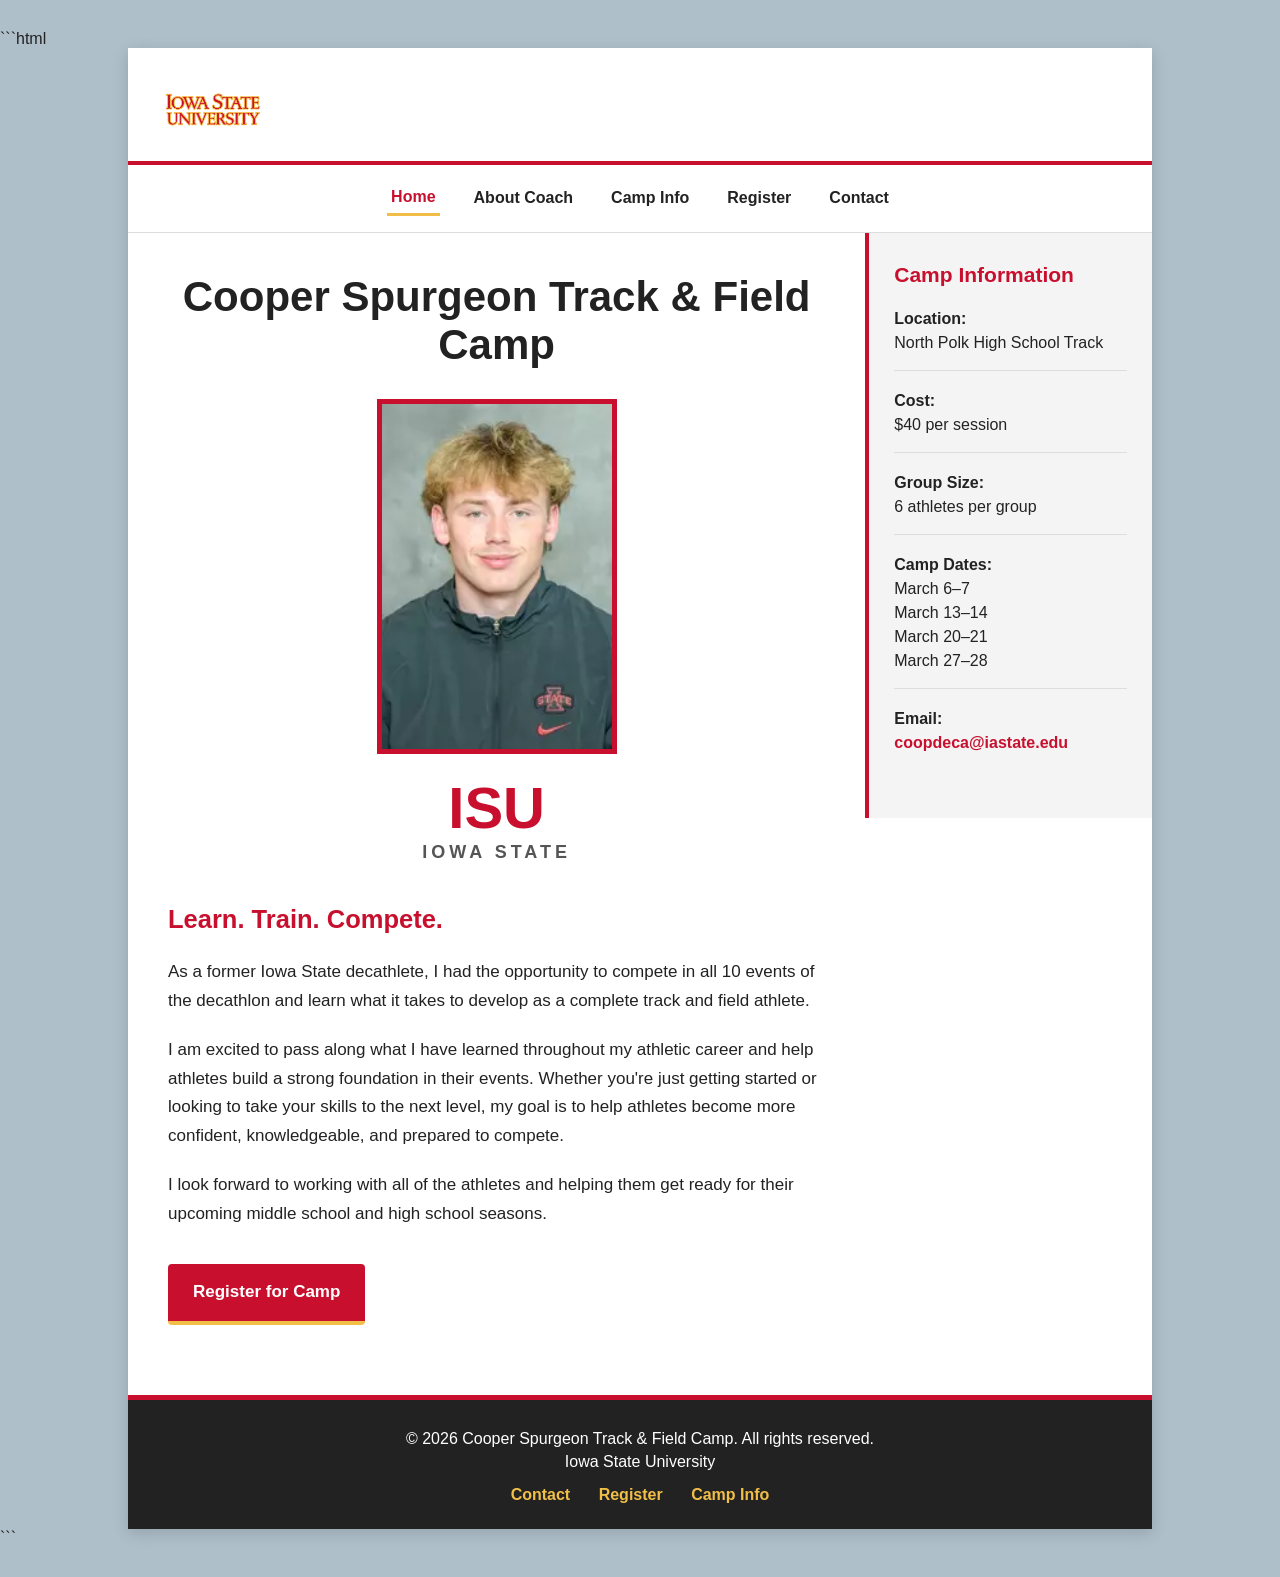
<file: index.html>
```html
<!DOCTYPE html>
<html lang="en">

<head>
    <meta charset="UTF-8">
    <meta name="viewport" content="width=device-width, initial-scale=1.0">
    <title>Cooper Spurgeon Track & Field Camp</title>
    <link rel="stylesheet" href="style.css">
</head>

<body>
    <div class="page">

        <!-- HEADER -->
        <header>
            <div class="header-top">
                <img class="logo" src="isu-logo.png" alt="Iowa State University">
            </div>

            <!-- PRIMARY NAVIGATION -->
            <nav>
                <a href="index.html">Home</a>
                <a href="about.html">About Coach</a>
                <a href="camp.html">Camp Info</a>
                <a href="register.html">Register</a>
                <a href="contact.html">Contact</a>
            </nav>
        </header>

        <!-- MAIN CONTENT AREA -->
        <div class="container">
            <main class="main-content">

                <h1>Cooper Spurgeon Track & Field Camp</h1>

                <img class="cooper-photo" src="cooper.png" alt="Coach Cooper Spurgeon">

                <div class="iowa-state">
                    <div class="isu">ISU</div>
                    <div class="isu-name">IOWA STATE</div>
                </div>

                <div class="content">
                    <h2>Learn. Train. Compete.</h2>

                    <p>
                        As a former Iowa State decathlete, I had the opportunity to
                        compete in all 10 events of the decathlon and learn what it
                        takes to develop as a complete track and field athlete.
                    </p>

                    <p>
                        I am excited to pass along what I have learned throughout
                        my athletic career and help athletes build a strong
                        foundation in their events. Whether you're just getting
                        started or looking to take your skills to the next level,
                        my goal is to help athletes become more confident,
                        knowledgeable, and prepared to compete.
                    </p>

                    <p>
                        I look forward to working with all of the athletes and
                        helping them get ready for their upcoming middle school
                        and high school seasons.
                    </p>

                    <a class="register-button" href="register.html">
                        Register for Camp
                    </a>
                </div>

            </main>

            <!-- SIDEBAR -->
            <aside class="sidebar">

                <h3>Camp Information</h3>

                <div class="sidebar-item">
                    <p>
                        <strong>Location:</strong><br>
                        North Polk High School Track
                    </p>
                </div>

                <div class="sidebar-item">
                    <p>
                        <strong>Cost:</strong><br>
                        $40 per session
                    </p>
                </div>

                <div class="sidebar-item">
                    <p>
                        <strong>Group Size:</strong><br>
                        6 athletes per group
                    </p>
                </div>

                <div class="sidebar-item">
                    <p>
                        <strong>Camp Dates:</strong><br>
                        March 6–7<br>
                        March 13–14<br>
                        March 20–21<br>
                        March 27–28
                    </p>
                </div>

                <div class="sidebar-item">
                    <p>
                        <strong>Email:</strong><br>
                        <a href="mailto:coopdeca@iastate.edu">
                            coopdeca@iastate.edu
                        </a>
                    </p>
                </div>

            </aside>
        </div>

        <!-- FOOTER -->
        <footer>
            <p>&copy; 2026 Cooper Spurgeon Track & Field Camp. All rights reserved.</p>
            <p>Iowa State University</p>

            <div class="footer-links">
                <a href="contact.html">Contact</a>
                <a href="register.html">Register</a>
                <a href="camp.html">Camp Info</a>
            </div>
        </footer>

    </div>

    <script src="nav.js"></script>

</body>

</html>
```
</file>
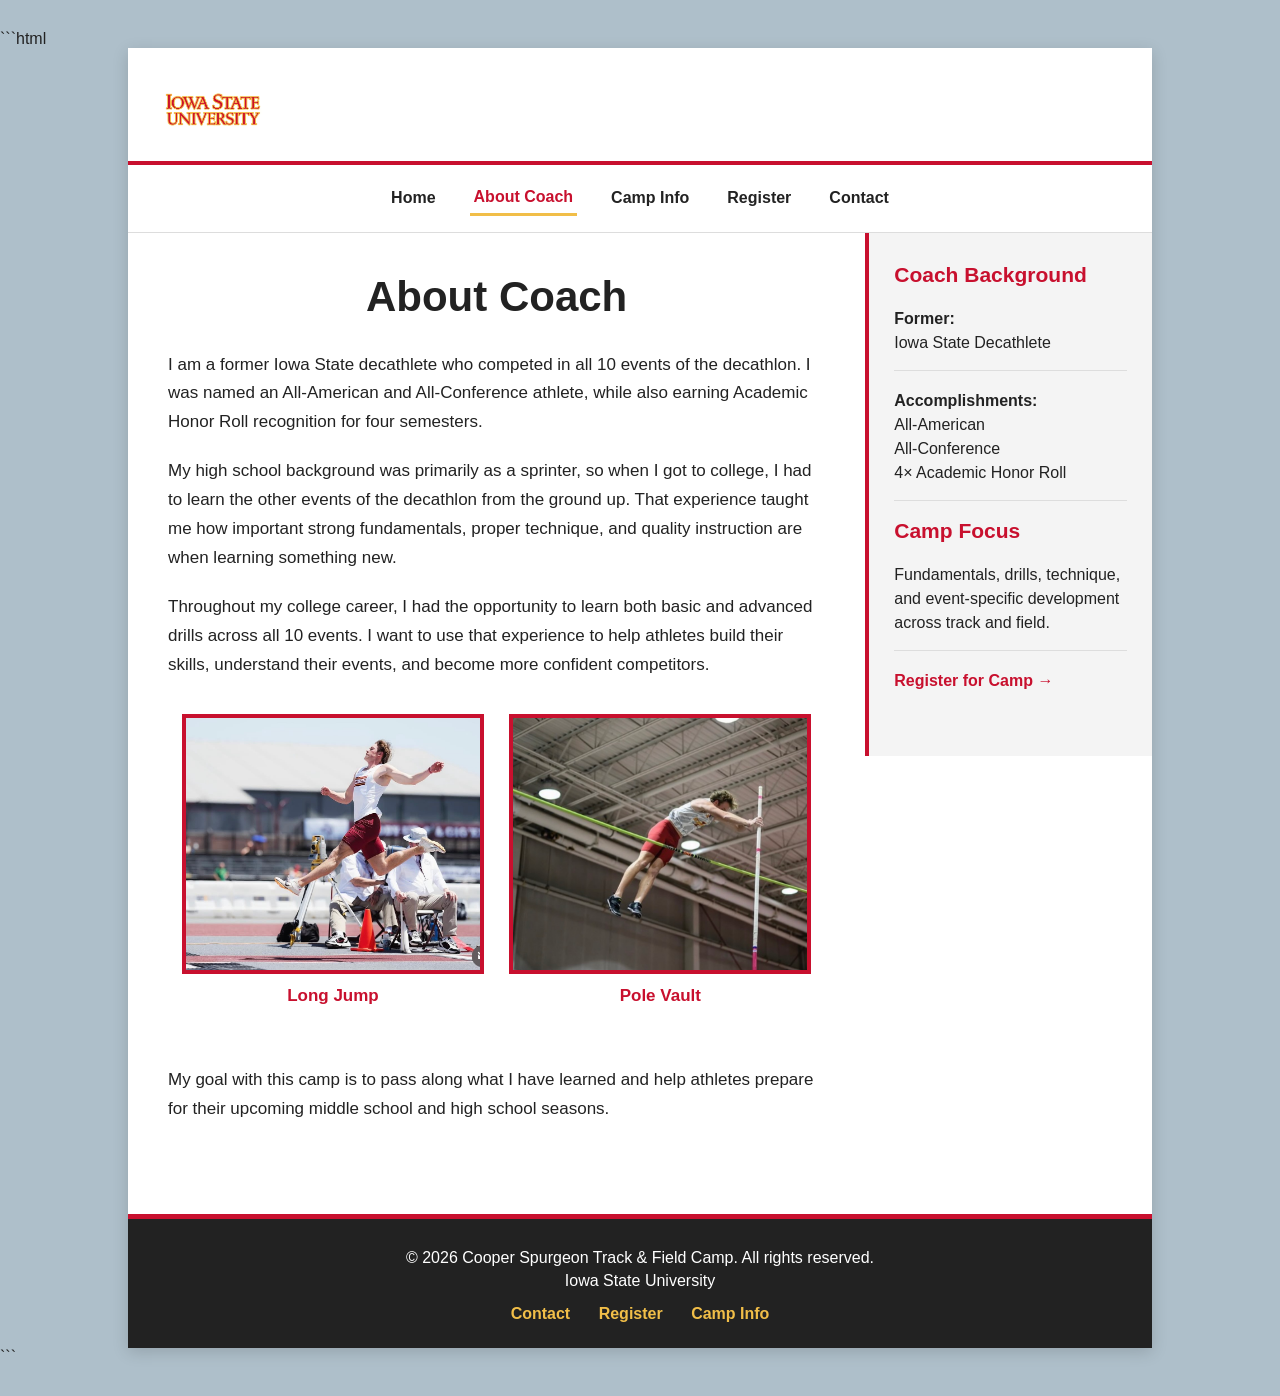
<file: about.html>
```html
<!DOCTYPE html>
<html lang="en">

<head>
    <meta charset="UTF-8">
    <meta name="viewport" content="width=device-width, initial-scale=1.0">
    <title>About Coach - Cooper Spurgeon</title>
    <link rel="stylesheet" href="style.css">
</head>

<body>

    <div class="page">

        <!-- HEADER -->
        <header>
            <div class="header-top">
                <img class="logo" src="isu-logo.png" alt="Iowa State University">
            </div>

            <!-- PRIMARY NAVIGATION -->
            <nav>
                <a href="index.html">Home</a>
                <a href="about.html">About Coach</a>
                <a href="camp.html">Camp Info</a>
                <a href="register.html">Register</a>
                <a href="contact.html">Contact</a>
            </nav>
        </header>

        <!-- MAIN CONTENT AREA -->
        <div class="container">

            <main class="main-content">

                <h1>About Coach</h1>

                <div class="content">

                    <p>
                        I am a former Iowa State decathlete who competed in all
                        10 events of the decathlon. I was named an All-American
                        and All-Conference athlete, while also earning Academic
                        Honor Roll recognition for four semesters.
                    </p>

                    <p>
                        My high school background was primarily as a sprinter,
                        so when I got to college, I had to learn the other events
                        of the decathlon from the ground up. That experience
                        taught me how important strong fundamentals, proper
                        technique, and quality instruction are when learning
                        something new.
                    </p>

                    <p>
                        Throughout my college career, I had the opportunity to
                        learn both basic and advanced drills across all 10
                        events. I want to use that experience to help athletes
                        build their skills, understand their events, and become
                        more confident competitors.
                    </p>

                    <!-- ACTION PHOTOS -->
                    <div class="action-photos">

                        <div class="action-photo">
                            <img src="long-jump.png" alt="Cooper Spurgeon competing in the long jump">
                            <p>Long Jump</p>
                        </div>

                        <div class="action-photo">
                            <img src="pole-vault.png" alt="Cooper Spurgeon competing in the pole vault">
                            <p>Pole Vault</p>
                        </div>

                    </div>

                    <p>
                        My goal with this camp is to pass along what I have
                        learned and help athletes prepare for their upcoming
                        middle school and high school seasons.
                    </p>

                </div>

            </main>

            <!-- SIDEBAR -->
            <aside class="sidebar">

                <h3>Coach Background</h3>

                <div class="sidebar-item">
                    <p>
                        <strong>Former:</strong><br>
                        Iowa State Decathlete
                    </p>
                </div>

                <div class="sidebar-item">
                    <p>
                        <strong>Accomplishments:</strong><br>
                        All-American<br>
                        All-Conference<br>
                        4× Academic Honor Roll
                    </p>
                </div>

                <div class="sidebar-item">
                    <h3>Camp Focus</h3>
                    <p>
                        Fundamentals, drills, technique, and event-specific
                        development across track and field.
                    </p>
                </div>

                <div class="sidebar-item">
                    <p>
                        <a href="register.html">Register for Camp →</a>
                    </p>
                </div>

            </aside>

        </div>

        <!-- FOOTER -->
        <footer>
            <p>&copy; 2026 Cooper Spurgeon Track & Field Camp. All rights reserved.</p>
            <p>Iowa State University</p>

            <div class="footer-links">
                <a href="contact.html">Contact</a>
                <a href="register.html">Register</a>
                <a href="camp.html">Camp Info</a>
            </div>
        </footer>

    </div>

    <script src="nav.js"></script>

</body>

</html>
```
</file>
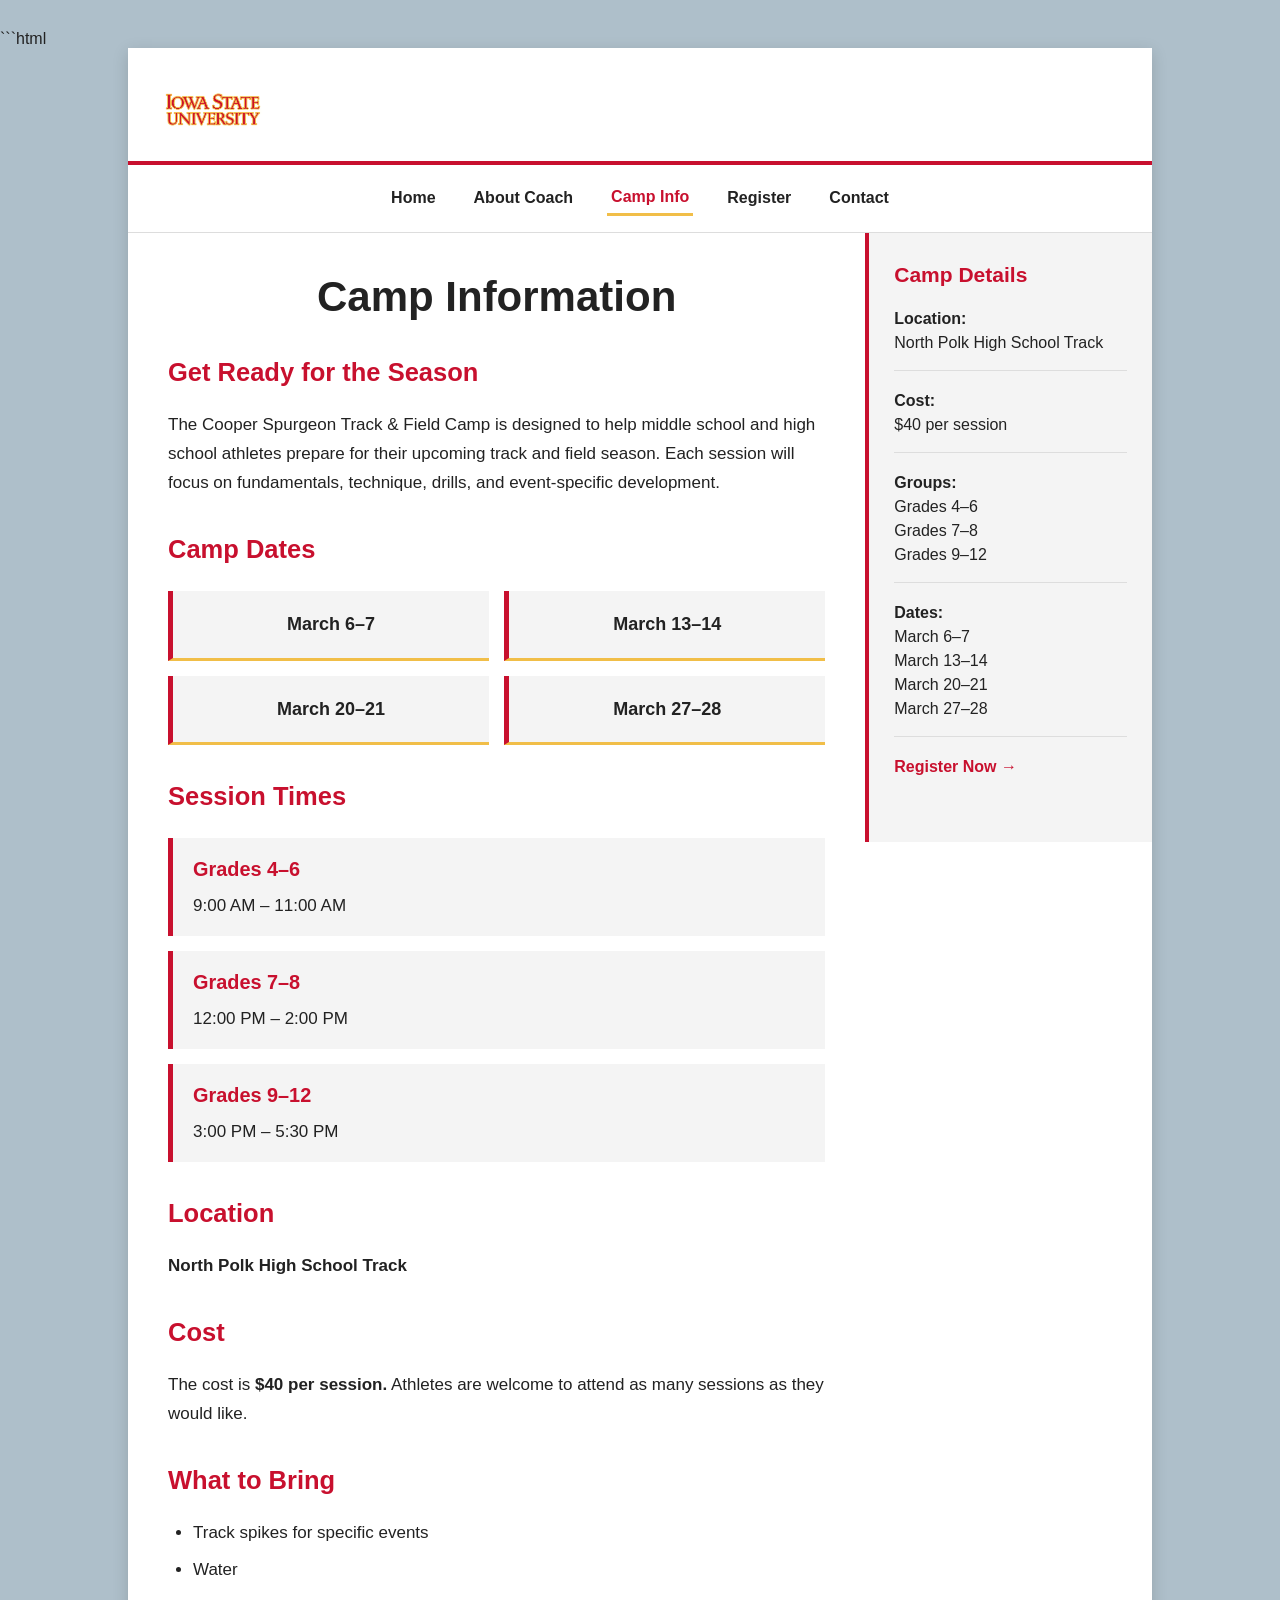
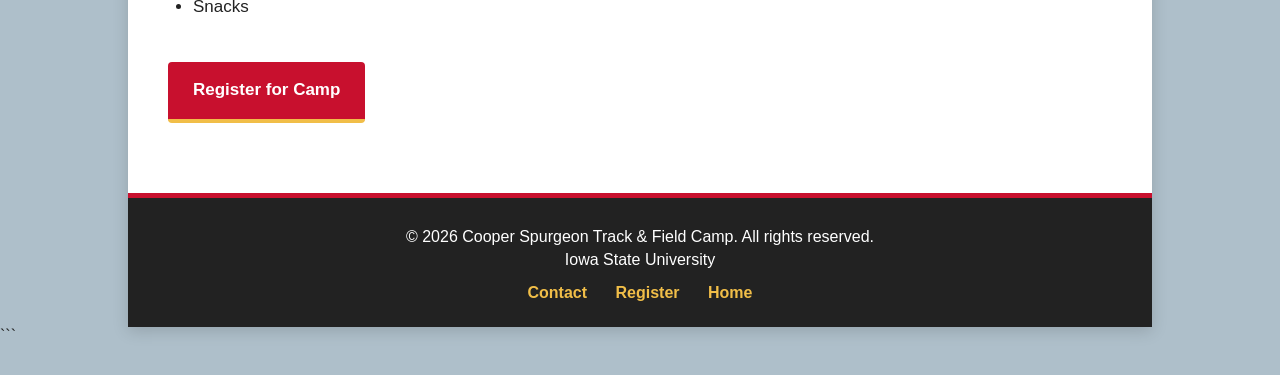
<file: camp.html>
```html
<!DOCTYPE html>
<html lang="en">

<head>
    <meta charset="UTF-8">
    <meta name="viewport" content="width=device-width, initial-scale=1.0">
    <title>Camp Info - Cooper Spurgeon</title>
    <link rel="stylesheet" href="style.css">
</head>

<body>

    <div class="page">

        <!-- HEADER -->
        <header>
            <div class="header-top">
                <img class="logo" src="isu-logo.png" alt="Iowa State University">
            </div>

            <!-- PRIMARY NAVIGATION -->
            <nav>
                <a href="index.html">Home</a>
                <a href="about.html">About Coach</a>
                <a href="camp.html">Camp Info</a>
                <a href="register.html">Register</a>
                <a href="contact.html">Contact</a>
            </nav>
        </header>

        <!-- MAIN CONTENT AREA -->
        <div class="container">

            <main class="main-content">

                <h1>Camp Information</h1>

                <div class="content">

                    <h2>Get Ready for the Season</h2>

                    <p>
                        The Cooper Spurgeon Track & Field Camp is designed to help
                        middle school and high school athletes prepare for their
                        upcoming track and field season. Each session will focus
                        on fundamentals, technique, drills, and event-specific
                        development.
                    </p>

                    <h2>Camp Dates</h2>

                    <div class="camp-dates">
                        <div class="date-card">
                            <strong>March 6–7</strong>
                        </div>

                        <div class="date-card">
                            <strong>March 13–14</strong>
                        </div>

                        <div class="date-card">
                            <strong>March 20–21</strong>
                        </div>

                        <div class="date-card">
                            <strong>March 27–28</strong>
                        </div>
                    </div>

                    <h2>Session Times</h2>

                    <div class="session-list">

                        <div class="session">
                            <h3>Grades 4–6</h3>
                            <p>9:00 AM – 11:00 AM</p>
                        </div>

                        <div class="session">
                            <h3>Grades 7–8</h3>
                            <p>12:00 PM – 2:00 PM</p>
                        </div>

                        <div class="session">
                            <h3>Grades 9–12</h3>
                            <p>3:00 PM – 5:30 PM</p>
                        </div>

                    </div>

                    <h2>Location</h2>

                    <p>
                        <strong>North Polk High School Track</strong>
                    </p>

                    <h2>Cost</h2>

                    <p>
                        The cost is <strong>$40 per session.</strong>
                        Athletes are welcome to attend as many sessions as
                        they would like.
                    </p>

                    <h2>What to Bring</h2>

                    <ul class="camp-list">
                        <li>Track spikes for specific events</li>
                        <li>Water</li>
                        <li>Snacks</li>
                    </ul>

                    <a class="register-button" href="register.html">
                        Register for Camp
                    </a>

                </div>

            </main>

            <!-- SIDEBAR -->
            <aside class="sidebar">

                <h3>Camp Details</h3>

                <div class="sidebar-item">
                    <p>
                        <strong>Location:</strong><br>
                        North Polk High School Track
                    </p>
                </div>

                <div class="sidebar-item">
                    <p>
                        <strong>Cost:</strong><br>
                        $40 per session
                    </p>
                </div>

                <div class="sidebar-item">
                    <p>
                        <strong>Groups:</strong><br>
                        Grades 4–6<br>
                        Grades 7–8<br>
                        Grades 9–12
                    </p>
                </div>

                <div class="sidebar-item">
                    <p>
                        <strong>Dates:</strong><br>
                        March 6–7<br>
                        March 13–14<br>
                        March 20–21<br>
                        March 27–28
                    </p>
                </div>

                <div class="sidebar-item">
                    <p>
                        <a href="register.html">Register Now →</a>
                    </p>
                </div>

            </aside>

        </div>

        <!-- FOOTER -->
        <footer>
            <p>&copy; 2026 Cooper Spurgeon Track & Field Camp. All rights reserved.</p>
            <p>Iowa State University</p>

            <div class="footer-links">
                <a href="contact.html">Contact</a>
                <a href="register.html">Register</a>
                <a href="index.html">Home</a>
            </div>
        </footer>

    </div>

    <script src="nav.js"></script>

</body>

</html>
```
</file>
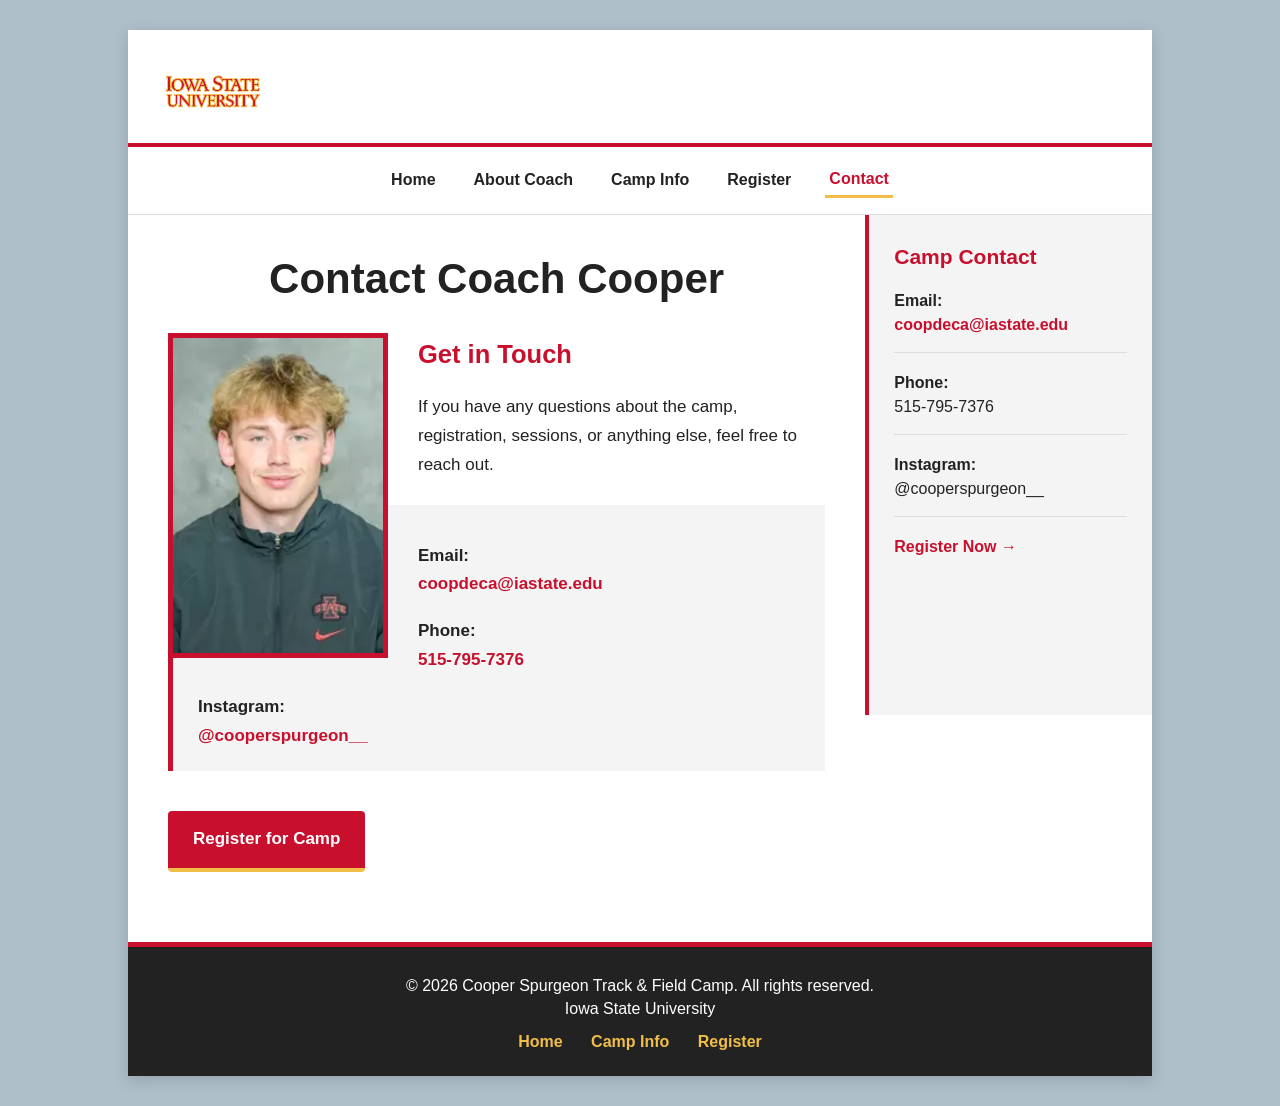
<file: contact.html>
<!DOCTYPE html>
<html lang="en">

<head>
    <meta charset="UTF-8">
    <meta name="viewport" content="width=device-width, initial-scale=1.0">
    <title>Contact - Cooper Spurgeon</title>
    <link rel="stylesheet" href="style.css">
</head>

<body>

    <div class="page">

        <!-- HEADER -->
        <header>
            <div class="header-top">
                <img class="logo" src="isu-logo.png" alt="Iowa State University">
            </div>

            <!-- PRIMARY NAVIGATION -->
            <nav>
                <a href="index.html">Home</a>
                <a href="about.html">About Coach</a>
                <a href="camp.html">Camp Info</a>
                <a href="register.html">Register</a>
                <a href="contact.html">Contact</a>
            </nav>
        </header>

        <!-- MAIN CONTENT AREA -->
        <div class="container">

            <main class="main-content">

                <h1>Contact Coach Cooper</h1>

                <div class="content">

                    <img
                        class="cooper-photo contact-photo"
                        src="cooper.png"
                        alt="Coach Cooper Spurgeon">

                    <h2>Get in Touch</h2>

                    <p>
                        If you have any questions about the camp, registration,
                        sessions, or anything else, feel free to reach out.
                    </p>

                    <div class="contact-info">

                        <p>
                            <strong>Email:</strong><br>
                            <a href="mailto:coopdeca@iastate.edu">
                                coopdeca@iastate.edu
                            </a>
                        </p>

                        <p>
                            <strong>Phone:</strong><br>
                            <a href="tel:5157957376">
                                515-795-7376
                            </a>
                        </p>

                        <p>
                            <strong>Instagram:</strong><br>
                            <a href="https://www.instagram.com/cooperspurgeon__/" target="_blank">
                                @cooperspurgeon__
                            </a>
                        </p>

                    </div>

                    <a class="register-button" href="register.html">
                        Register for Camp
                    </a>

                </div>

            </main>

            <!-- SIDEBAR -->
            <aside class="sidebar">

                <h3>Camp Contact</h3>

                <div class="sidebar-item">
                    <p>
                        <strong>Email:</strong><br>
                        <a href="mailto:coopdeca@iastate.edu">
                            coopdeca@iastate.edu
                        </a>
                    </p>
                </div>

                <div class="sidebar-item">
                    <p>
                        <strong>Phone:</strong><br>
                        515-795-7376
                    </p>
                </div>

                <div class="sidebar-item">
                    <p>
                        <strong>Instagram:</strong><br>
                        @cooperspurgeon__
                    </p>
                </div>

                <div class="sidebar-item">
                    <p>
                        <a href="register.html">Register Now →</a>
                    </p>
                </div>

            </aside>

        </div>

        <!-- FOOTER -->
        <footer>
            <p>&copy; 2026 Cooper Spurgeon Track & Field Camp. All rights reserved.</p>
            <p>Iowa State University</p>

            <div class="footer-links">
                <a href="index.html">Home</a>
                <a href="camp.html">Camp Info</a>
                <a href="register.html">Register</a>
            </div>
        </footer>

    </div>

    <script src="nav.js"></script>

</body>

</html>
</file>
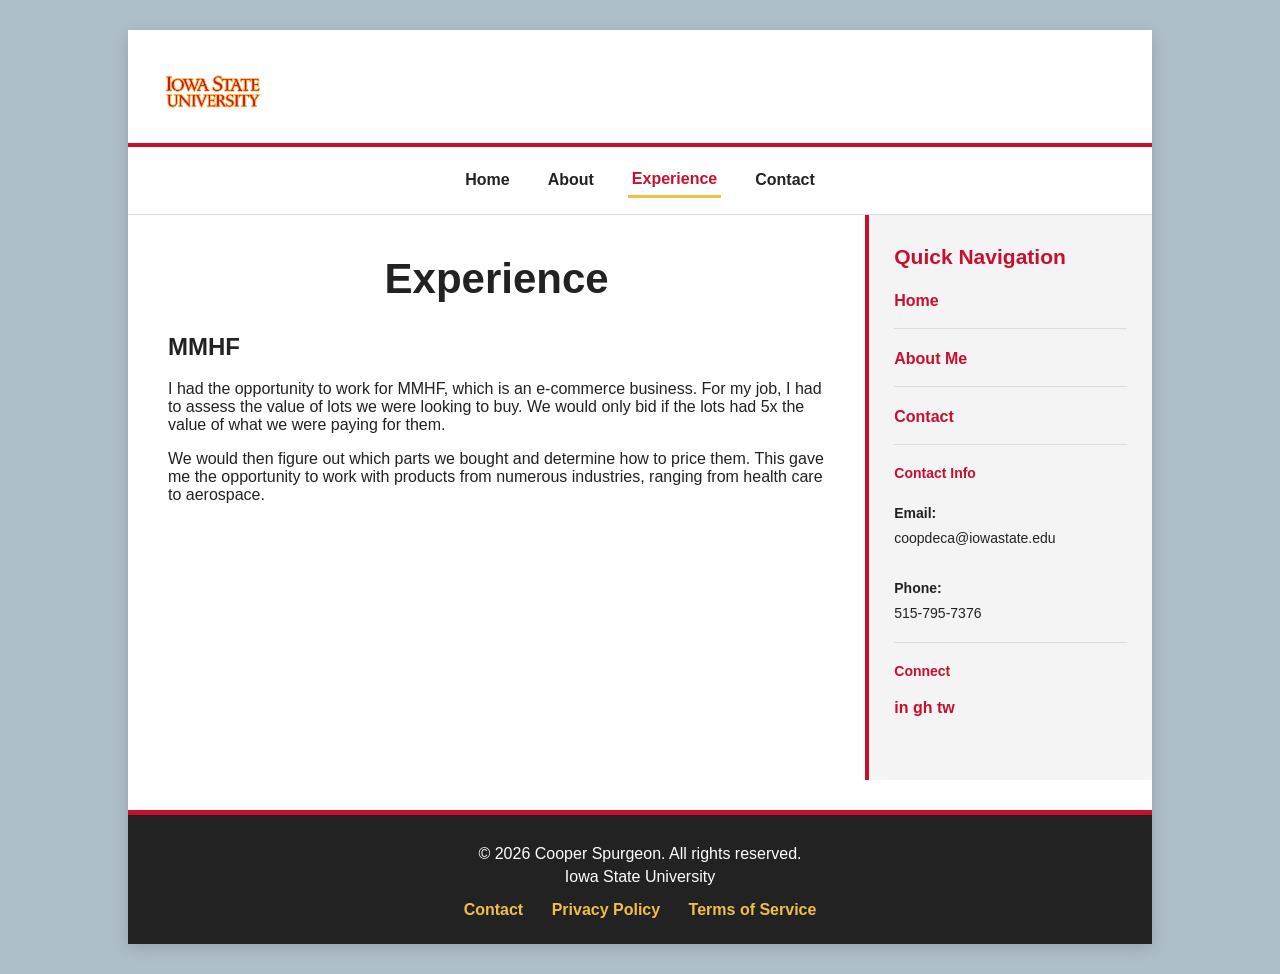
<file: experience.html>
<!DOCTYPE html>
<html lang="en">

<head>
    <meta charset="UTF-8">
    <meta name="viewport" content="width=device-width, initial-scale=1.0">

    <title>Experience - Cooper Spurgeon</title>

    <link rel="stylesheet" href="style.css">
</head>

<body>

    <div class="page">

        <!-- HEADER -->
        <header>
            <div class="header-top">
                <img class="logo" src="isu-logo.png" alt="Iowa State University">
            </div>
            <!-- PRIMARY NAVIGATION -->
            <nav>
                <a href="index.html">Home</a>
                <a href="about.html">About</a>
                <a href="experience.html">Experience</a>
                <a href="contact.html">Contact</a>
            </nav>
        </header>

        <!-- MAIN CONTENT AREA -->
        <div class="container">
            <main class="main-content">
                <h1>Experience</h1>

                <div class="experience-section">

                    <h2>MMHF</h2>

                    <p>
                        I had the opportunity to work for MMHF, which is an
                        e-commerce business. For my job, I had to assess the value
                        of lots we were looking to buy. We would only bid if the
                        lots had 5x the value of what we were paying for them.
                    </p>

                    <p>
                        We would then figure out which parts we bought and determine
                        how to price them. This gave me the opportunity to work with
                        products from numerous industries, ranging from health care
                        to aerospace.
                    </p>

                </div>
            </main>

            <!-- SIDEBAR -->
            <aside class="sidebar">
                <h3>Quick Navigation</h3>
                <div class="sidebar-item">
                    <p><a href="index.html">Home</a></p>
                </div>
                <div class="sidebar-item">
                    <p><a href="about.html">About Me</a></p>
                </div>
                <div class="sidebar-item">
                    <p><a href="contact.html">Contact</a></p>
                </div>
                <div class="sidebar-item">
                    <h3 style="margin-top: 20px; color: #c8102e; font-size: 14px;">Contact Info</h3>
                    <p style="font-size: 14px; line-height: 1.8;">
                        <strong>Email:</strong><br>
                        coopdeca@iowastate.edu<br><br>
                        <strong>Phone:</strong><br>
                        515-795-7376
                    </p>
                </div>
                <div class="sidebar-item">
                    <h3 style="margin-top: 20px; color: #c8102e; font-size: 14px;">Connect</h3>
                    <div class="sidebar-icons">
                        <a href="#" title="LinkedIn">in</a>
                        <a href="#" title="GitHub">gh</a>
                        <a href="#" title="Twitter">tw</a>
                    </div>
                </div>
            </aside>
        </div>

        <!-- FOOTER -->
        <footer>
            <p>&copy; 2026 Cooper Spurgeon. All rights reserved.</p>
            <p>Iowa State University</p>
            <div class="footer-links">
                <a href="contact.html">Contact</a>
                <a href="#">Privacy Policy</a>
                <a href="#">Terms of Service</a>
            </div>
        </footer>

    </div>

    <script src="nav.js"></script>

</body>

</html>
</file>
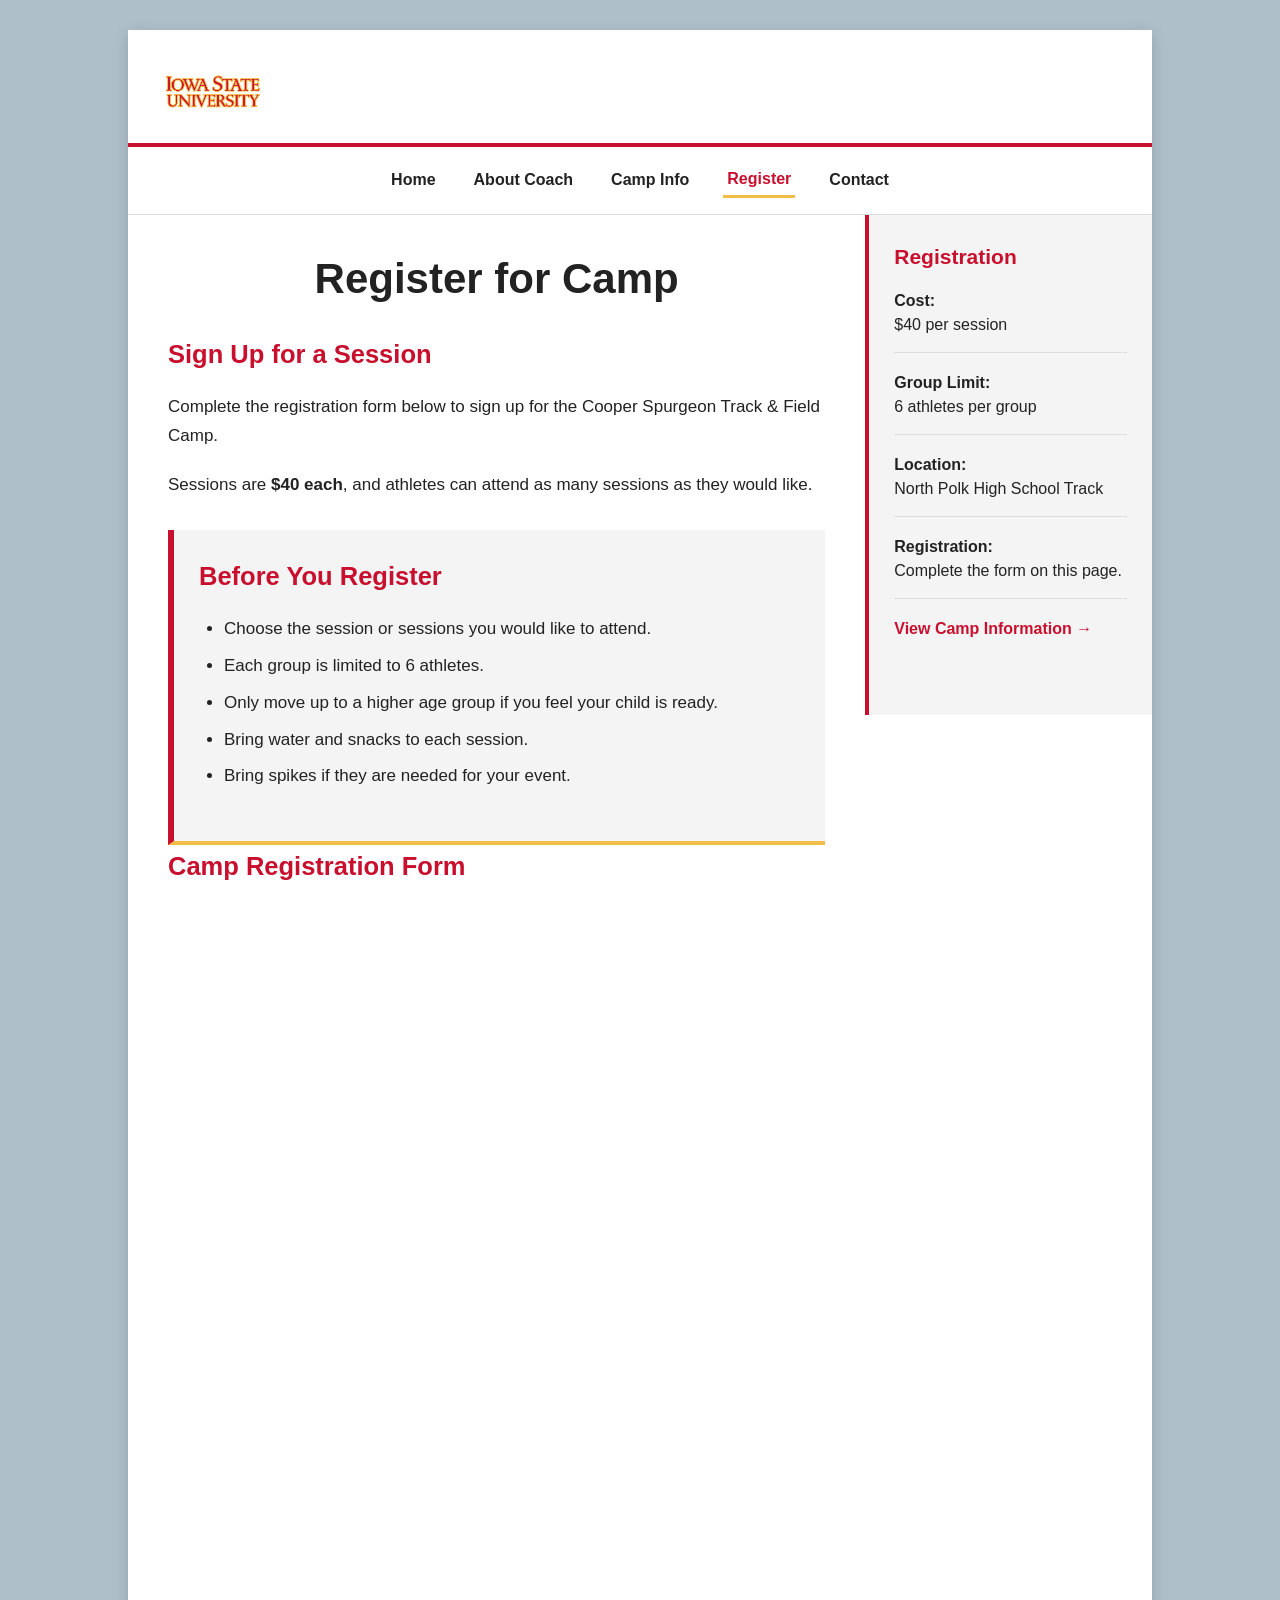
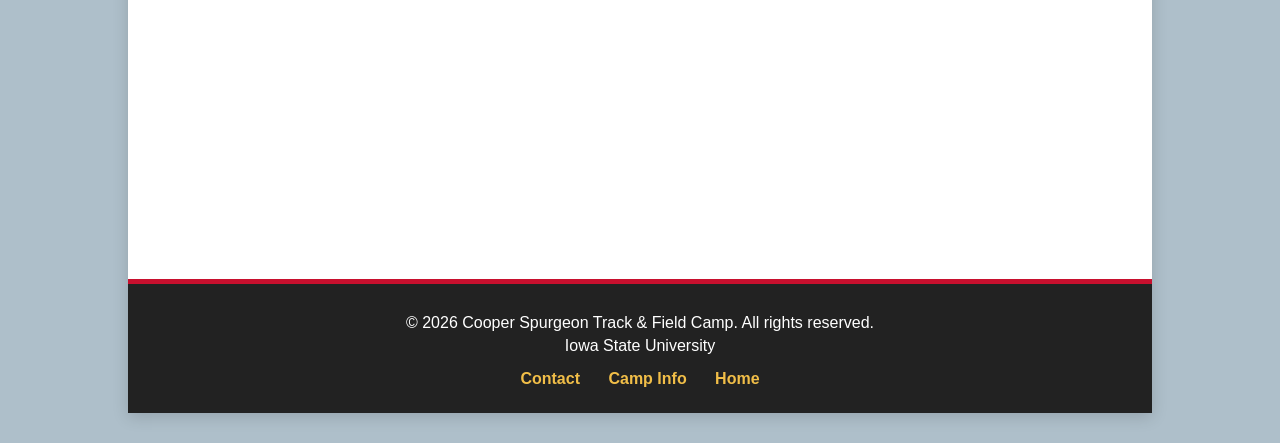
<file: register.html>
<!DOCTYPE html>
<html lang="en">

<head>
    <meta charset="UTF-8">
    <meta name="viewport" content="width=device-width, initial-scale=1.0">
    <title>Register - Cooper Spurgeon</title>
    <link rel="stylesheet" href="style.css">
</head>

<body>

    <div class="page">

        <!-- HEADER -->
        <header>
            <div class="header-top">
                <img class="logo" src="isu-logo.png" alt="Iowa State University">
            </div>

            <!-- PRIMARY NAVIGATION -->
            <nav>
                <a href="index.html">Home</a>
                <a href="about.html">About Coach</a>
                <a href="camp.html">Camp Info</a>
                <a href="register.html">Register</a>
                <a href="contact.html">Contact</a>
            </nav>
        </header>

        <!-- MAIN CONTENT AREA -->
        <div class="container">

            <main class="main-content">

                <h1>Register for Camp</h1>

                <div class="content">

                    <h2>Sign Up for a Session</h2>

                    <p>
                        Complete the registration form below to sign up for the
                        Cooper Spurgeon Track & Field Camp.
                    </p>

                    <p>
                        Sessions are <strong>$40 each</strong>, and athletes can
                        attend as many sessions as they would like.
                    </p>

                    <div class="registration-box">

                        <h2>Before You Register</h2>

                        <ul class="camp-list">
                            <li>Choose the session or sessions you would like to attend.</li>
                            <li>Each group is limited to 6 athletes.</li>
                            <li>Only move up to a higher age group if you feel your child is ready.</li>
                            <li>Bring water and snacks to each session.</li>
                            <li>Bring spikes if they are needed for your event.</li>
                        </ul>

                    </div>

                    <!-- GOOGLE FORM -->
                    <div class="google-form">

                        <h2>Camp Registration Form</h2>

                        <iframe
                            src="https://docs.google.com/forms/d/e/1FAIpQLSdP0qlBkS6eli-fPUDlWfq9yTRcy_jnBtmeiQVLfkZ1zf13Yg/viewform?embedded=true"
                            width="100%"
                            height="900"
                            frameborder="0"
                            marginheight="0"
                            marginwidth="0">
                            Loading registration form...
                        </iframe>

                    </div>

                </div>

            </main>

            <!-- SIDEBAR -->
            <aside class="sidebar">

                <h3>Registration</h3>

                <div class="sidebar-item">
                    <p>
                        <strong>Cost:</strong><br>
                        $40 per session
                    </p>
                </div>

                <div class="sidebar-item">
                    <p>
                        <strong>Group Limit:</strong><br>
                        6 athletes per group
                    </p>
                </div>

                <div class="sidebar-item">
                    <p>
                        <strong>Location:</strong><br>
                        North Polk High School Track
                    </p>
                </div>

                <div class="sidebar-item">
                    <p>
                        <strong>Registration:</strong><br>
                        Complete the form on this page.
                    </p>
                </div>

                <div class="sidebar-item">
                    <p>
                        <a href="camp.html">View Camp Information →</a>
                    </p>
                </div>

            </aside>

        </div>

        <!-- FOOTER -->
        <footer>
            <p>&copy; 2026 Cooper Spurgeon Track & Field Camp. All rights reserved.</p>
            <p>Iowa State University</p>

            <div class="footer-links">
                <a href="contact.html">Contact</a>
                <a href="camp.html">Camp Info</a>
                <a href="index.html">Home</a>
            </div>
        </footer>

    </div>

    <script src="nav.js"></script>

</body>

</html>
</file>
<file: style.css>
/* =========================
   GENERAL PAGE STYLING
   ========================= */

* {
    box-sizing: border-box;
}

body {
    margin: 0;
    padding: 30px 0;
    background-color: #aebfca;
    font-family: Arial, Helvetica, sans-serif;
    color: #222;
}

.page {
    width: 80%;
    max-width: 1200px;
    margin: 0 auto;
    background-color: white;
    min-height: 100vh;
    box-shadow: 0 4px 15px rgba(0, 0, 0, 0.15);
}


/* =========================
   HEADER
   ========================= */

header {
    background-color: white;
}

.header-top {
    padding: 20px 30px 10px;
    border-bottom: 4px solid #c8102e;
}

.logo {
    width: 110px;
    height: auto;
    display: block;
}


/* =========================
   NAVIGATION
   ========================= */

nav {
    display: flex;
    justify-content: center;
    align-items: center;
    gap: 30px;
    padding: 16px 20px;
    border-bottom: 1px solid #ddd;
    flex-wrap: wrap;
}

nav a {
    text-decoration: none;
    color: #222;
    font-weight: bold;
    padding: 7px 4px;
    transition: 0.2s ease;
}

nav a:hover {
    color: #c8102e;
}

nav a.active {
    color: #c8102e;
    border-bottom: 3px solid #f1be48;
}


/* =========================
   MAIN CONTENT LAYOUT
   ========================= */

.container {
    display: flex;
    align-items: flex-start;
}

.main-content {
    width: 72%;
    padding: 40px;
}

.main-content h1 {
    text-align: center;
    font-size: 42px;
    margin-top: 0;
    margin-bottom: 30px;
    color: #222;
}

.content {
    font-size: 17px;
    line-height: 1.7;
}

.content h2 {
    color: #c8102e;
    margin-top: 30px;
    margin-bottom: 10px;
}

.content h2:first-child {
    margin-top: 0;
}

.content p {
    margin-bottom: 20px;
}


/* =========================
   HOME PAGE PHOTO
   ========================= */

.cooper-photo {
    display: block;
    width: 240px;
    max-width: 100%;
    height: auto;
    margin: 0 auto 25px;
    border: 5px solid #c8102e;
}

.contact-photo {
    float: left;
    margin: 0 30px 20px 0;
    width: 220px;
}


/* =========================
   IOWA STATE BLOCK
   ========================= */

.iowa-state {
    text-align: center;
    margin: 25px auto 35px;
}

.isu {
    font-size: 58px;
    font-weight: bold;
    color: #c8102e;
    line-height: 1;
}

.isu-name {
    font-size: 18px;
    font-weight: bold;
    letter-spacing: 4px;
    color: #555;
    margin-top: 5px;
}


/* =========================
   SIDEBAR
   ========================= */

.sidebar {
    width: 28%;
    background-color: #f4f4f4;
    border-left: 4px solid #c8102e;
    padding: 30px 25px;
    min-height: 500px;
}

.sidebar h3 {
    color: #c8102e;
    margin-top: 0;
    margin-bottom: 20px;
    font-size: 21px;
}

.sidebar-item {
    border-bottom: 1px solid #ddd;
    padding: 0 0 15px;
    margin-bottom: 18px;
}

.sidebar-item:last-child {
    border-bottom: none;
}

.sidebar-item p {
    line-height: 1.5;
    margin: 0;
}

.sidebar a {
    color: #c8102e;
    font-weight: bold;
    text-decoration: none;
}

.sidebar a:hover {
    text-decoration: underline;
}


/* =========================
   REGISTER BUTTON
   ========================= */

.register-button {
    display: inline-block;
    background-color: #c8102e;
    color: white;
    text-decoration: none;
    font-weight: bold;
    padding: 14px 25px;
    margin-top: 15px;
    border-radius: 4px;
    border-bottom: 4px solid #f1be48;
    transition: 0.2s ease;
}

.register-button:hover {
    background-color: #a80d27;
    transform: translateY(-1px);
}


/* =========================
   ABOUT PAGE ACTION PHOTOS
   ========================= */

.action-photos {
    display: flex;
    justify-content: center;
    gap: 25px;
    margin: 35px 0;
}

.action-photo {
    width: 46%;
    text-align: center;
}

.action-photo img {
    width: 100%;
    height: 260px;
    object-fit: cover;
    border: 4px solid #c8102e;
}

.action-photo p {
    font-weight: bold;
    color: #c8102e;
    margin-top: 8px;
}


/* =========================
   CAMP DATES
   ========================= */

.camp-dates {
    display: grid;
    grid-template-columns: repeat(2, 1fr);
    gap: 15px;
    margin: 20px 0 30px;
}

.date-card {
    background-color: #f4f4f4;
    border-left: 5px solid #c8102e;
    border-bottom: 3px solid #f1be48;
    padding: 18px;
    text-align: center;
    font-size: 18px;
}


/* =========================
   SESSION INFORMATION
   ========================= */

.session-list {
    display: flex;
    flex-direction: column;
    gap: 15px;
    margin: 20px 0 30px;
}

.session {
    background-color: #f4f4f4;
    border-left: 5px solid #c8102e;
    padding: 15px 20px;
}

.session h3 {
    margin: 0 0 5px;
    color: #c8102e;
}

.session p {
    margin: 0;
}


/* =========================
   CAMP LISTS
   ========================= */

.camp-list {
    padding-left: 25px;
    margin-bottom: 25px;
}

.camp-list li {
    margin-bottom: 8px;
}


/* =========================
   REGISTRATION BOX
   ========================= */

.registration-box {
    margin-top: 30px;
    padding: 25px;
    background-color: #f4f4f4;
    border-left: 6px solid #c8102e;
    border-bottom: 4px solid #f1be48;
}

.registration-box h2 {
    margin-top: 0;
}

.registration-note {
    font-size: 14px;
    color: #666;
    margin-top: 15px;
}


/* =========================
   CONTACT INFORMATION
   ========================= */

.contact-info {
    background-color: #f4f4f4;
    border-left: 5px solid #c8102e;
    padding: 20px 25px;
    margin: 25px 0;
}

.contact-info p {
    margin-bottom: 18px;
}

.contact-info p:last-child {
    margin-bottom: 0;
}

.contact-info a {
    color: #c8102e;
    font-weight: bold;
    text-decoration: none;
}

.contact-info a:hover {
    text-decoration: underline;
}


/* =========================
   FOOTER
   ========================= */

footer {
    clear: both;
    text-align: center;
    background-color: #222;
    color: white;
    padding: 25px 20px;
    margin-top: 30px;
    border-top: 5px solid #c8102e;
}

footer p {
    margin: 5px 0;
}

.footer-links {
    margin-top: 15px;
}

.footer-links a {
    color: #f1be48;
    text-decoration: none;
    margin: 0 12px;
    font-weight: bold;
}

.footer-links a:hover {
    color: white;
}


/* =========================
   RESPONSIVE DESIGN
   ========================= */

@media (max-width: 850px) {

    body {
        padding: 0;
    }

    .page {
        width: 100%;
        box-shadow: none;
    }

    .container {
        display: block;
    }

    .main-content {
        width: 100%;
        padding: 30px;
    }

    .sidebar {
        width: 100%;
        min-height: auto;
        border-left: none;
        border-top: 4px solid #c8102e;
    }

    .main-content h1 {
        font-size: 34px;
    }
   /* =========================
   GOOGLE FORM
   ========================= */

.google-form {
    margin-top: 35px;
}

.google-form h2 {
    color: #c8102e;
    margin-bottom: 15px;
}

.google-form iframe {
    display: block;
    width: 100%;
    min-height: 900px;
    border: 1px solid #ddd;
    background-color: white;
}

    nav {
        gap: 18px;
    }

    .action-photos {
        flex-direction: column;
        align-items: center;
    }

    .action-photo {
        width: 100%;
        max-width: 500px;
    }

    .camp-dates {
        grid-template-columns: 1fr;
    }

    .contact-photo {
        float: none;
        margin: 0 auto 25px;
    }
}


@media (max-width: 500px) {

    .header-top {
        padding: 15px 20px 10px;
    }

    .logo {
        width: 90px;
    }

    nav {
        gap: 10px;
        padding: 12px 10px;
    }

    nav a {
        font-size: 14px;
    }

    .main-content {
        padding: 25px 20px;
    }

    .main-content h1 {
        font-size: 29px;
    }

    .content {
        font-size: 16px;
    }

    .cooper-photo {
        width: 210px;
    }

    .action-photo img {
        height: 220px;
    }

    .registration-box {
        padding: 20px;
    }

    .register-button {
        width: 100%;
        text-align: center;
    }

    .footer-links a {
        display: block;
        margin: 8px 0;
    }
}
</file>
